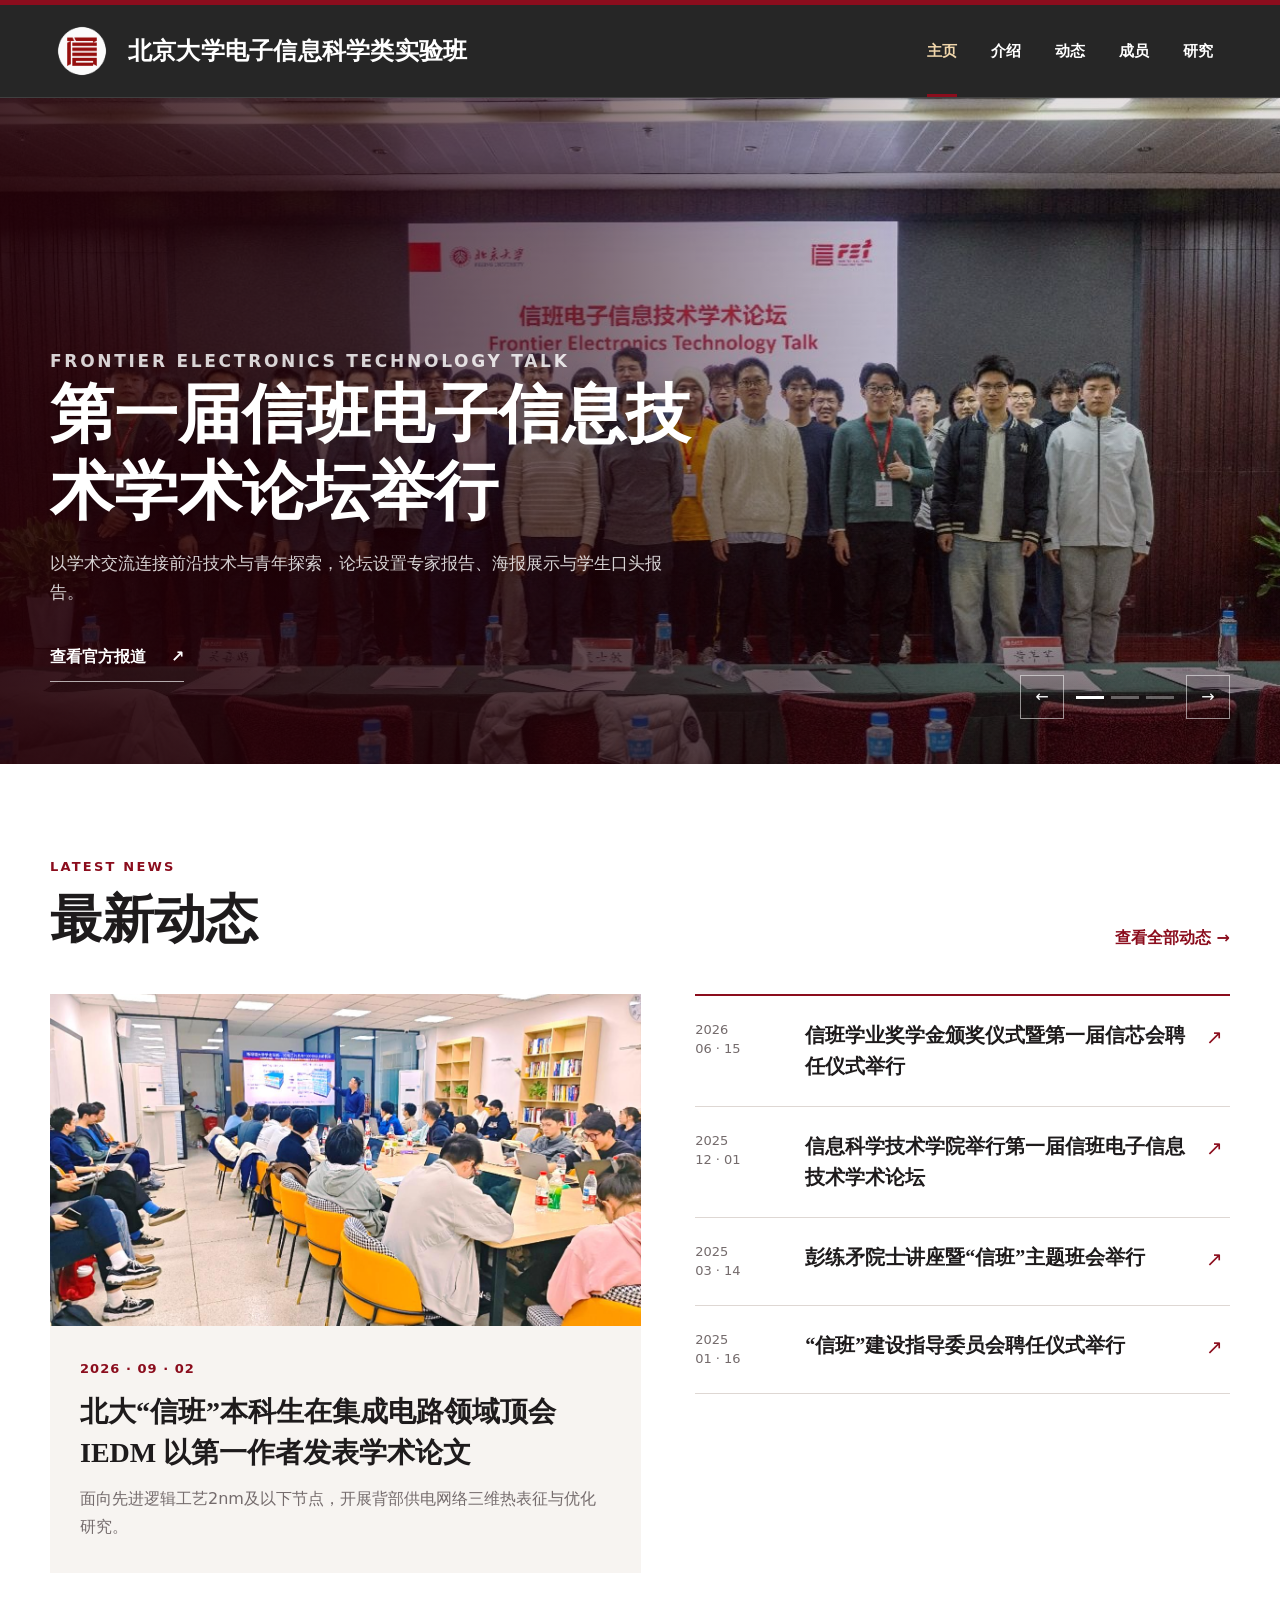
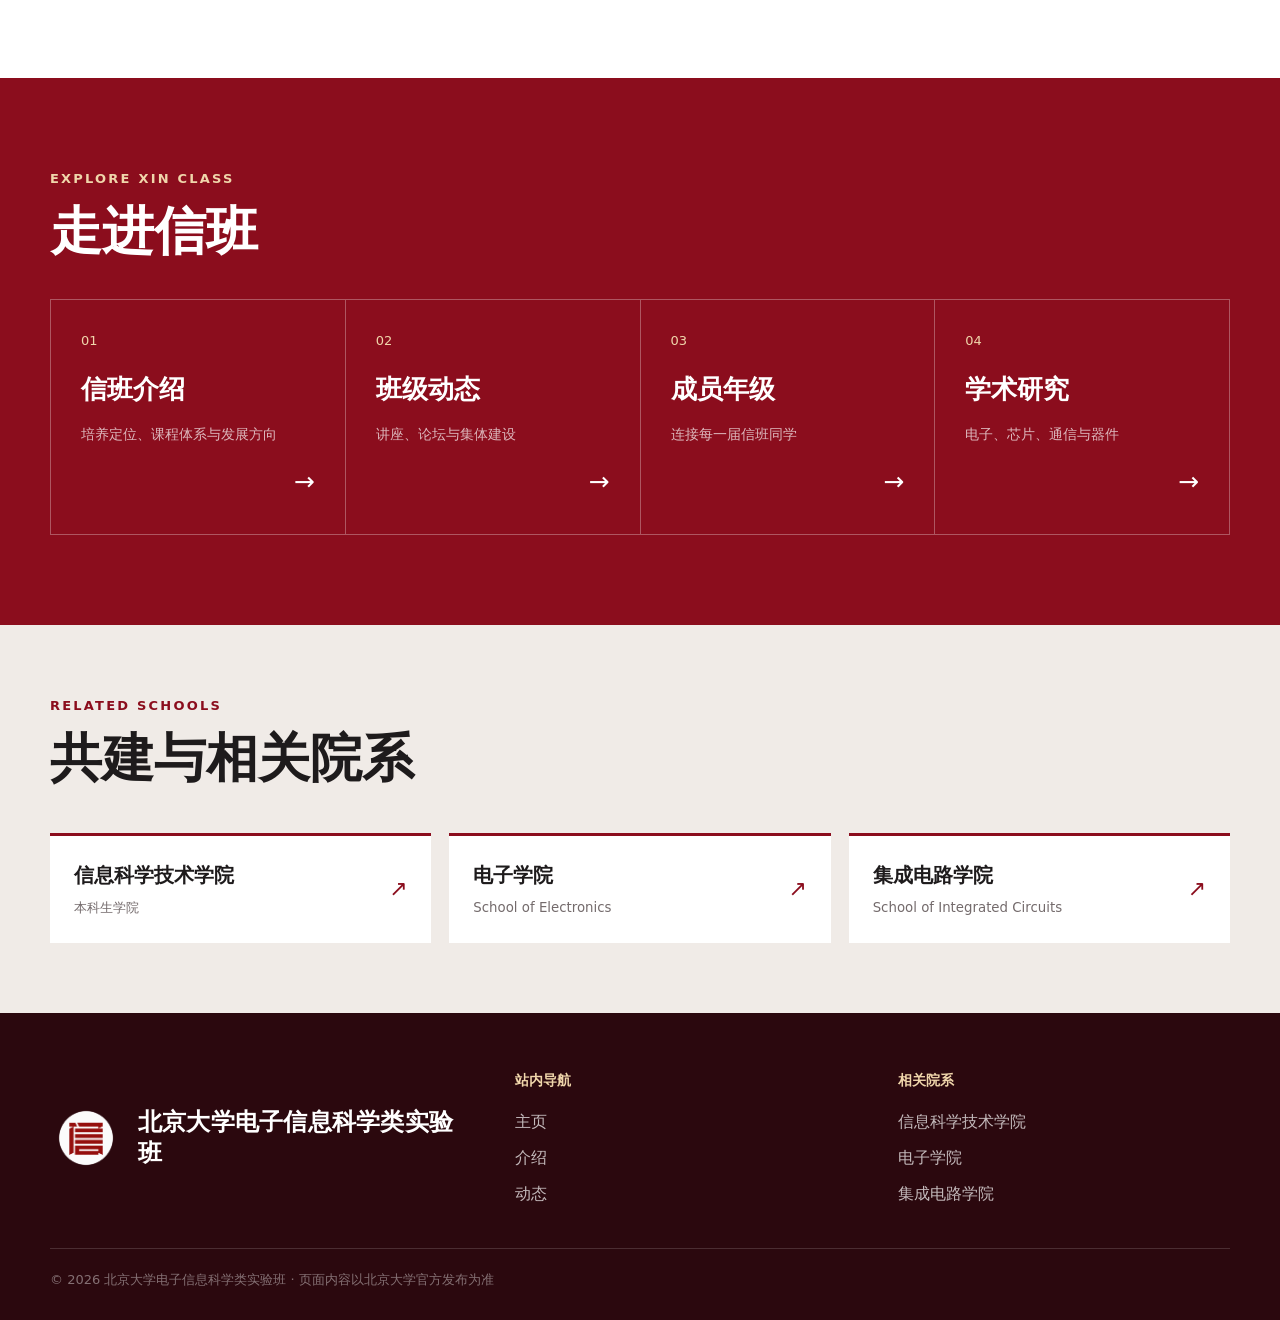
<file: index.html>
<!doctype html>
<html lang="zh-CN">
  <head>
    <meta charset="UTF-8" />
    <meta name="viewport" content="width=device-width,initial-scale=1" />
    <meta
      name="description"
      content="北京大学电子信息科学类实验班（信班）主页"
    />
    <meta name="theme-color" content="#8b0d1d" />
    <title>北京大学信班</title>
    <link rel="icon" type="image/png" href="assets/xin-class-icon.png" />
    <link rel="stylesheet" href="styles.css" />
    <script src="script.js" defer></script>
  </head>
  <body>
    <a class="skip-link" href="#main">跳到正文</a>
    <div class="top-line"></div>
    <header class="site-header">
      <div class="header-inner page-shell">
        <a class="brand" href="index.html"
          ><img
            class="brand-logo"
            src="assets/xin-class-icon.png"
            alt="信班标识"
          /><span class="brand-text"
            ><strong>北京大学电子信息科学类实验班</strong></span
          ></a
        >
        <button
          class="menu-button"
          data-menu-button
          aria-label="打开导航"
          aria-expanded="false"
        >
          <span></span><span></span>
        </button>
        <nav class="site-nav" data-nav aria-label="主导航">
          <a href="index.html" aria-current="page">主页</a
          ><a href="about.html">介绍</a><a href="news.html">动态</a
          ><a href="members.html">成员</a><a href="research.html">研究</a>
        </nav>
      </div>
    </header>
    <main id="main">
      <section class="hero-carousel" aria-label="重点推送">
        <div class="slides">
          <article class="slide active" data-slide>
            <img
              src="assets/xin-forum-2025.jpeg"
              alt="信班电子信息技术学术论坛师生合影"
            />
            <div class="slide-content">
              <p class="slide-kicker">FRONTIER ELECTRONICS TECHNOLOGY TALK</p>
              <h1>第一届信班电子信息技术学术论坛举行</h1>
              <p>
                以学术交流连接前沿技术与青年探索，论坛设置专家报告、海报展示与学生口头报告。
              </p>
              <a
                class="slide-link"
                href="https://eecs.pku.edu.cn/info/1040/8663.htm"
                target="_blank"
                rel="noopener"
                >查看官方报道 <span>↗</span></a
              >
            </div>
          </article>
          <article class="slide" data-slide>
            <img
              src="assets/xin-seminar-2024.jpg"
              alt="2022级信班学生与黄如院士座谈合影"
            />
            <div class="slide-content">
              <p class="slide-kicker">大师引领 · 名师指导</p>
              <h2>与黄如院士面对面：在兴趣中寻找长期方向</h2>
              <p>围绕科研成长、学术选择与电子信息前沿展开深入交流。</p>
              <a
                class="slide-link"
                href="https://eecs.pku.edu.cn/info/1040/6271.htm"
                target="_blank"
                rel="noopener"
                >查看官方报道 <span>↗</span></a
              >
            </div>
          </article>
          <article class="slide" data-slide>
            <img
              src="assets/xin-lecture-2025.png"
              alt="信班主题班会与学术讲座现场"
            />
            <div class="slide-content">
              <p class="slide-kicker">CLASS SEMINAR</p>
              <h2>面向后摩尔时代，走近电子器件与集成电路</h2>
              <p>
                信班持续邀请电子信息领域专家学者走进课堂，拓展同学们的学术视野。
              </p>
              <a
                class="slide-link"
                href="https://eecs.pku.edu.cn/info/1040/6880.htm"
                target="_blank"
                rel="noopener"
                >查看官方报道 <span>↗</span></a
              >
            </div>
          </article>
        </div>
        <div class="carousel-controls">
          <button class="carousel-button" data-prev aria-label="上一条">
            ←
          </button>
          <div class="carousel-dots">
            <button
              class="carousel-dot active"
              data-dot
              aria-label="第1条"
            ></button
            ><button class="carousel-dot" data-dot aria-label="第2条"></button
            ><button class="carousel-dot" data-dot aria-label="第3条"></button>
          </div>
          <button class="carousel-button" data-next aria-label="下一条">
            →
          </button>
        </div>
      </section>
      <section class="home-news">
        <div class="page-shell">
          <div class="section-head reveal">
            <div>
              <p class="section-label">LATEST NEWS</p>
              <h2 class="section-title">最新动态</h2>
            </div>
            <a class="more-link" href="news.html">查看全部动态 →</a>
          </div>
          <div class="news-grid">
            <a
              class="lead-news reveal"
              href="https://eecs.pku.edu.cn/info/1040/12843.htm"
              target="_blank"
              rel="noopener"
              ><img src="assets/xin-lecture-2025.png" alt="信班学术活动现场" />
              <div class="lead-news-copy">
                <time class="news-date">2026 · 09 · 02</time>
                <h3>
                  北大“信班”本科生在集成电路领域顶会 IEDM 以第一作者发表学术论文
                </h3>
                <p>
                  面向先进逻辑工艺2nm及以下节点，开展背部供电网络三维热表征与优化研究。
                </p>
              </div></a
            >
            <div class="news-list reveal">
              <a
                class="news-row"
                href="https://news.pku.edu.cn/xwzh/8081c6cf8b5a42e2b748e0f5f62305c8.htm"
                target="_blank"
                rel="noopener"
                ><time>2026<br />06 · 15</time>
                <h3>信班学业奖学金颁奖仪式暨第一届信芯会聘任仪式举行</h3>
                <span>↗</span></a
              >
              <a
                class="news-row"
                href="https://eecs.pku.edu.cn/info/1040/8663.htm"
                target="_blank"
                rel="noopener"
                ><time>2025<br />12 · 01</time>
                <h3>信息科学技术学院举行第一届信班电子信息技术学术论坛</h3>
                <span>↗</span></a
              >
              <a
                class="news-row"
                href="https://eecs.pku.edu.cn/info/1040/6880.htm"
                target="_blank"
                rel="noopener"
                ><time>2025<br />03 · 14</time>
                <h3>彭练矛院士讲座暨“信班”主题班会举行</h3>
                <span>↗</span></a
              >
              <a
                class="news-row"
                href="https://news.pku.edu.cn/xwzh/62cebf7832a94ac2bdaa749957b1741a.htm"
                target="_blank"
                rel="noopener"
                ><time>2025<br />01 · 16</time>
                <h3>“信班”建设指导委员会聘任仪式举行</h3>
                <span>↗</span></a
              >
            </div>
          </div>
        </div>
      </section>
      <section class="quick-section">
        <div class="page-shell">
          <div class="section-head reveal">
            <div>
              <p class="section-label">EXPLORE XIN CLASS</p>
              <h2 class="section-title">走进信班</h2>
            </div>
          </div>
          <div class="quick-grid">
            <a class="quick-card reveal" href="about.html"
              ><span class="quick-no">01</span>
              <div>
                <h3>信班介绍</h3>
                <p>培养定位、课程体系与发展方向</p>
              </div>
              <span class="quick-arrow">→</span></a
            >
            <a class="quick-card reveal" href="news.html"
              ><span class="quick-no">02</span>
              <div>
                <h3>班级动态</h3>
                <p>讲座、论坛与集体建设</p>
              </div>
              <span class="quick-arrow">→</span></a
            >
            <a class="quick-card reveal" href="members.html"
              ><span class="quick-no">03</span>
              <div>
                <h3>成员年级</h3>
                <p>连接每一届信班同学</p>
              </div>
              <span class="quick-arrow">→</span></a
            >
            <a class="quick-card reveal" href="research.html"
              ><span class="quick-no">04</span>
              <div>
                <h3>学术研究</h3>
                <p>电子、芯片、通信与器件</p>
              </div>
              <span class="quick-arrow">→</span></a
            >
          </div>
        </div>
      </section>
      <section class="partners">
        <div class="page-shell">
          <div class="section-head reveal">
            <div>
              <p class="section-label">RELATED SCHOOLS</p>
              <h2 class="section-title">共建与相关院系</h2>
            </div>
          </div>
          <div class="partner-grid">
            <a
              class="partner reveal"
              href="https://eecs.pku.edu.cn/"
              target="_blank"
              rel="noopener"
              ><div>
                <strong>信息科学技术学院</strong><small>本科生学院</small>
              </div>
              <span>↗</span></a
            >
            <a
              class="partner reveal"
              href="https://ele.pku.edu.cn/"
              target="_blank"
              rel="noopener"
              ><div>
                <strong>电子学院</strong><small>School of Electronics</small>
              </div>
              <span>↗</span></a
            >
            <a
              class="partner reveal"
              href="https://ic.pku.edu.cn/"
              target="_blank"
              rel="noopener"
              ><div>
                <strong>集成电路学院</strong
                ><small>School of Integrated Circuits</small>
              </div>
              <span>↗</span></a
            >
          </div>
        </div>
      </section>
    </main>
    <footer class="site-footer">
      <div class="page-shell">
        <div class="footer-top">
          <div class="footer-brand">
            <img
              class="brand-logo"
              src="assets/xin-class-icon.png"
              alt="信班标识"
            /><span class="brand-text"
              ><strong>北京大学电子信息科学类实验班</strong></span
            >
          </div>
          <div class="footer-column">
            <h3>站内导航</h3>
            <a href="index.html">主页</a><a href="about.html">介绍</a
            ><a href="news.html">动态</a>
          </div>
          <div class="footer-column">
            <h3>相关院系</h3>
            <a href="https://eecs.pku.edu.cn/">信息科学技术学院</a
            ><a href="https://ele.pku.edu.cn/">电子学院</a
            ><a href="https://ic.pku.edu.cn/">集成电路学院</a>
          </div>
        </div>
        <p class="copyright">
          © <span data-year></span> 北京大学电子信息科学类实验班 ·
          页面内容以北京大学官方发布为准
        </p>
      </div>
    </footer>
  </body>
</html>
</file>
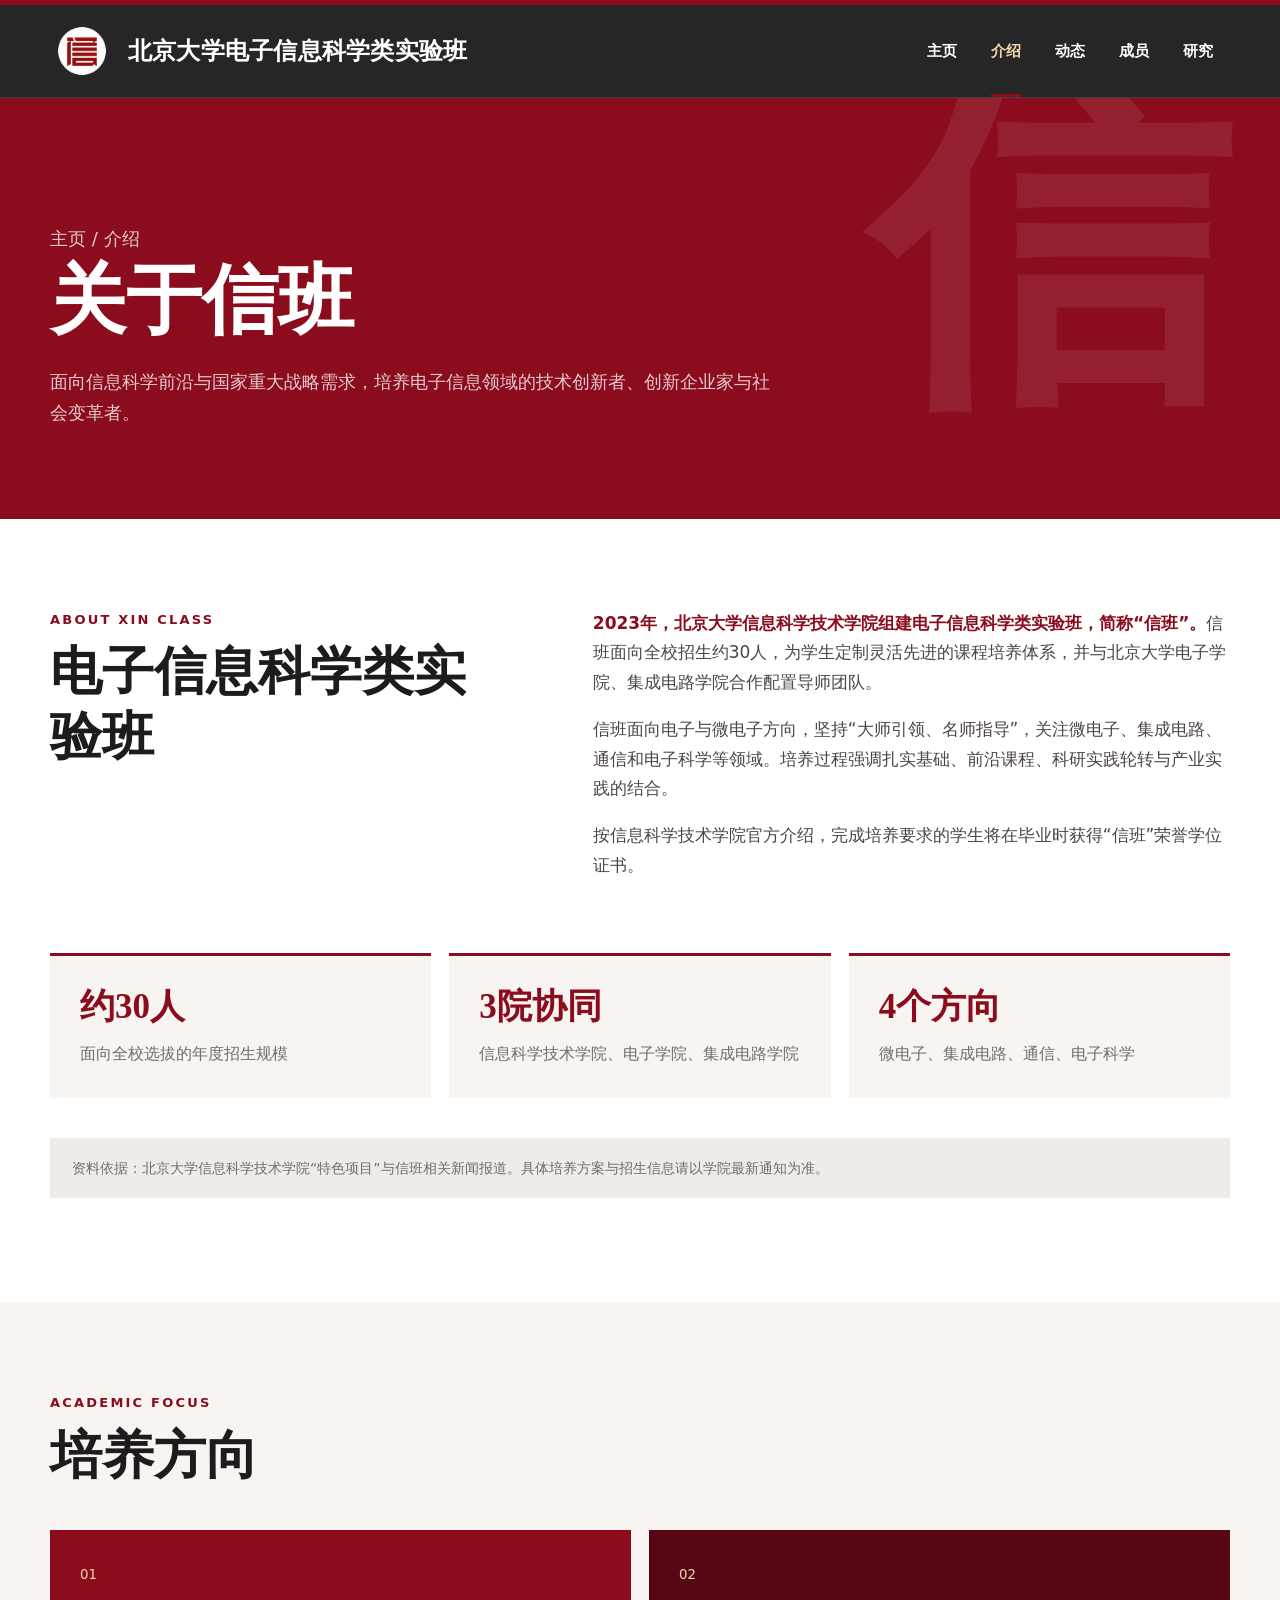
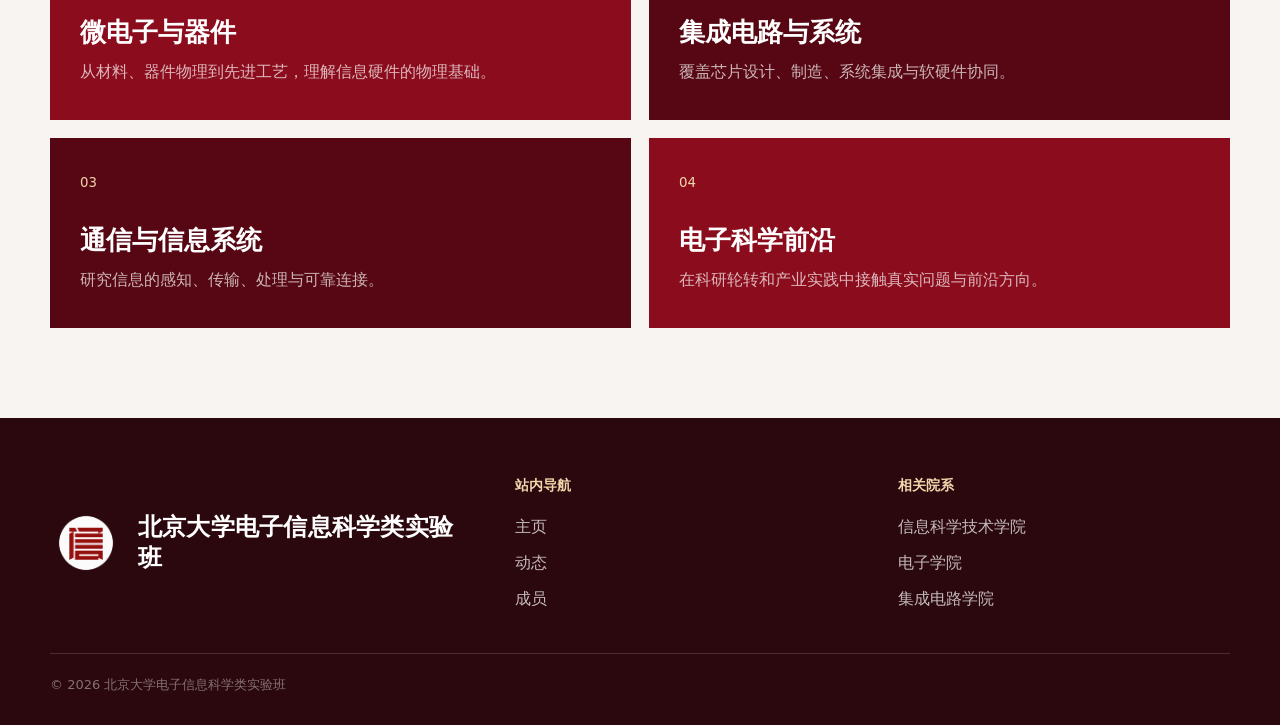
<file: about.html>
<!doctype html>
<html lang="zh-CN">
  <head>
    <meta charset="UTF-8" />
    <meta name="viewport" content="width=device-width,initial-scale=1" />
    <meta name="description" content="北京大学信班介绍" />
    <meta name="theme-color" content="#1f1f1f" />
    <title>信班介绍｜北京大学信班</title>
    <link rel="icon" href="assets/xin-class-icon.png" />
    <link rel="stylesheet" href="styles.css" />
    <script src="script.js" defer></script>
  </head>
  <body>
    <a class="skip-link" href="#main">跳到正文</a>
    <div class="top-line"></div>
    <header class="site-header">
      <div class="header-inner page-shell">
        <a class="brand" href="index.html"
          ><img
            class="brand-logo"
            src="assets/xin-class-icon.png"
            alt="信班标识"
          /><span class="brand-text"
            ><strong>北京大学电子信息科学类实验班</strong></span
          ></a
        ><button
          class="menu-button"
          data-menu-button
          aria-label="打开导航"
          aria-expanded="false"
        >
          <span></span><span></span>
        </button>
        <nav class="site-nav" data-nav>
          <a href="index.html">主页</a
          ><a href="about.html" aria-current="page">介绍</a
          ><a href="news.html">动态</a><a href="members.html">成员</a
          ><a href="research.html">研究</a>
        </nav>
      </div>
    </header>
    <main id="main">
      <section class="page-hero">
        <div class="page-shell">
          <p class="breadcrumb"><a href="index.html">主页</a> / 介绍</p>
          <h1>关于信班</h1>
          <p>
            面向信息科学前沿与国家重大战略需求，培养电子信息领域的技术创新者、创新企业家与社会变革者。
          </p>
        </div>
      </section>
      <section class="content-section white">
        <div class="page-shell">
          <div class="two-col">
            <div class="reveal">
              <p class="section-label">ABOUT XIN CLASS</p>
              <h2 class="section-title">电子信息科学类实验班</h2>
            </div>
            <div class="prose reveal">
              <p>
                <strong
                  >2023年，北京大学信息科学技术学院组建电子信息科学类实验班，简称“信班”。</strong
                >信班面向全校招生约30人，为学生定制灵活先进的课程培养体系，并与北京大学电子学院、集成电路学院合作配置导师团队。
              </p>
              <p>
                信班面向电子与微电子方向，坚持“大师引领、名师指导”，关注微电子、集成电路、通信和电子科学等领域。培养过程强调扎实基础、前沿课程、科研实践轮转与产业实践的结合。
              </p>
              <p>
                按信息科学技术学院官方介绍，完成培养要求的学生将在毕业时获得“信班”荣誉学位证书。
              </p>
            </div>
          </div>
          <div class="fact-grid">
            <div class="fact reveal">
              <strong>约30人</strong><span>面向全校选拔的年度招生规模</span>
            </div>
            <div class="fact reveal">
              <strong>3院协同</strong
              ><span>信息科学技术学院、电子学院、集成电路学院</span>
            </div>
            <div class="fact reveal">
              <strong>4个方向</strong
              ><span>微电子、集成电路、通信、电子科学</span>
            </div>
          </div>
          <p class="source-note">
            资料依据：北京大学信息科学技术学院“特色项目”与信班相关新闻报道。具体培养方案与招生信息请以学院最新通知为准。
          </p>
        </div>
      </section>
      <section class="content-section">
        <div class="page-shell">
          <div class="section-head">
            <div>
              <p class="section-label">ACADEMIC FOCUS</p>
              <h2 class="section-title">培养方向</h2>
            </div>
          </div>
          <div class="focus-grid">
            <div class="focus-card reveal">
              <small>01</small>
              <h3>微电子与器件</h3>
              <p>从材料、器件物理到先进工艺，理解信息硬件的物理基础。</p>
            </div>
            <div class="focus-card reveal">
              <small>02</small>
              <h3>集成电路与系统</h3>
              <p>覆盖芯片设计、制造、系统集成与软硬件协同。</p>
            </div>
            <div class="focus-card reveal">
              <small>03</small>
              <h3>通信与信息系统</h3>
              <p>研究信息的感知、传输、处理与可靠连接。</p>
            </div>
            <div class="focus-card reveal">
              <small>04</small>
              <h3>电子科学前沿</h3>
              <p>在科研轮转和产业实践中接触真实问题与前沿方向。</p>
            </div>
          </div>
        </div>
      </section>
    </main>
    <footer class="site-footer">
      <div class="page-shell">
        <div class="footer-top">
          <div class="footer-brand">
            <img
              class="brand-logo"
              src="assets/xin-class-icon.png"
              alt="信班标识"
            /><span class="brand-text"
              ><strong>北京大学电子信息科学类实验班</strong></span
            >
          </div>
          <div class="footer-column">
            <h3>站内导航</h3>
            <a href="index.html">主页</a><a href="news.html">动态</a
            ><a href="members.html">成员</a>
          </div>
          <div class="footer-column">
            <h3>相关院系</h3>
            <a href="https://eecs.pku.edu.cn/">信息科学技术学院</a
            ><a href="https://ele.pku.edu.cn/">电子学院</a
            ><a href="https://ic.pku.edu.cn/">集成电路学院</a>
          </div>
        </div>
        <p class="copyright">
          © <span data-year></span> 北京大学电子信息科学类实验班
        </p>
      </div>
    </footer>
  </body>
</html>
</file>
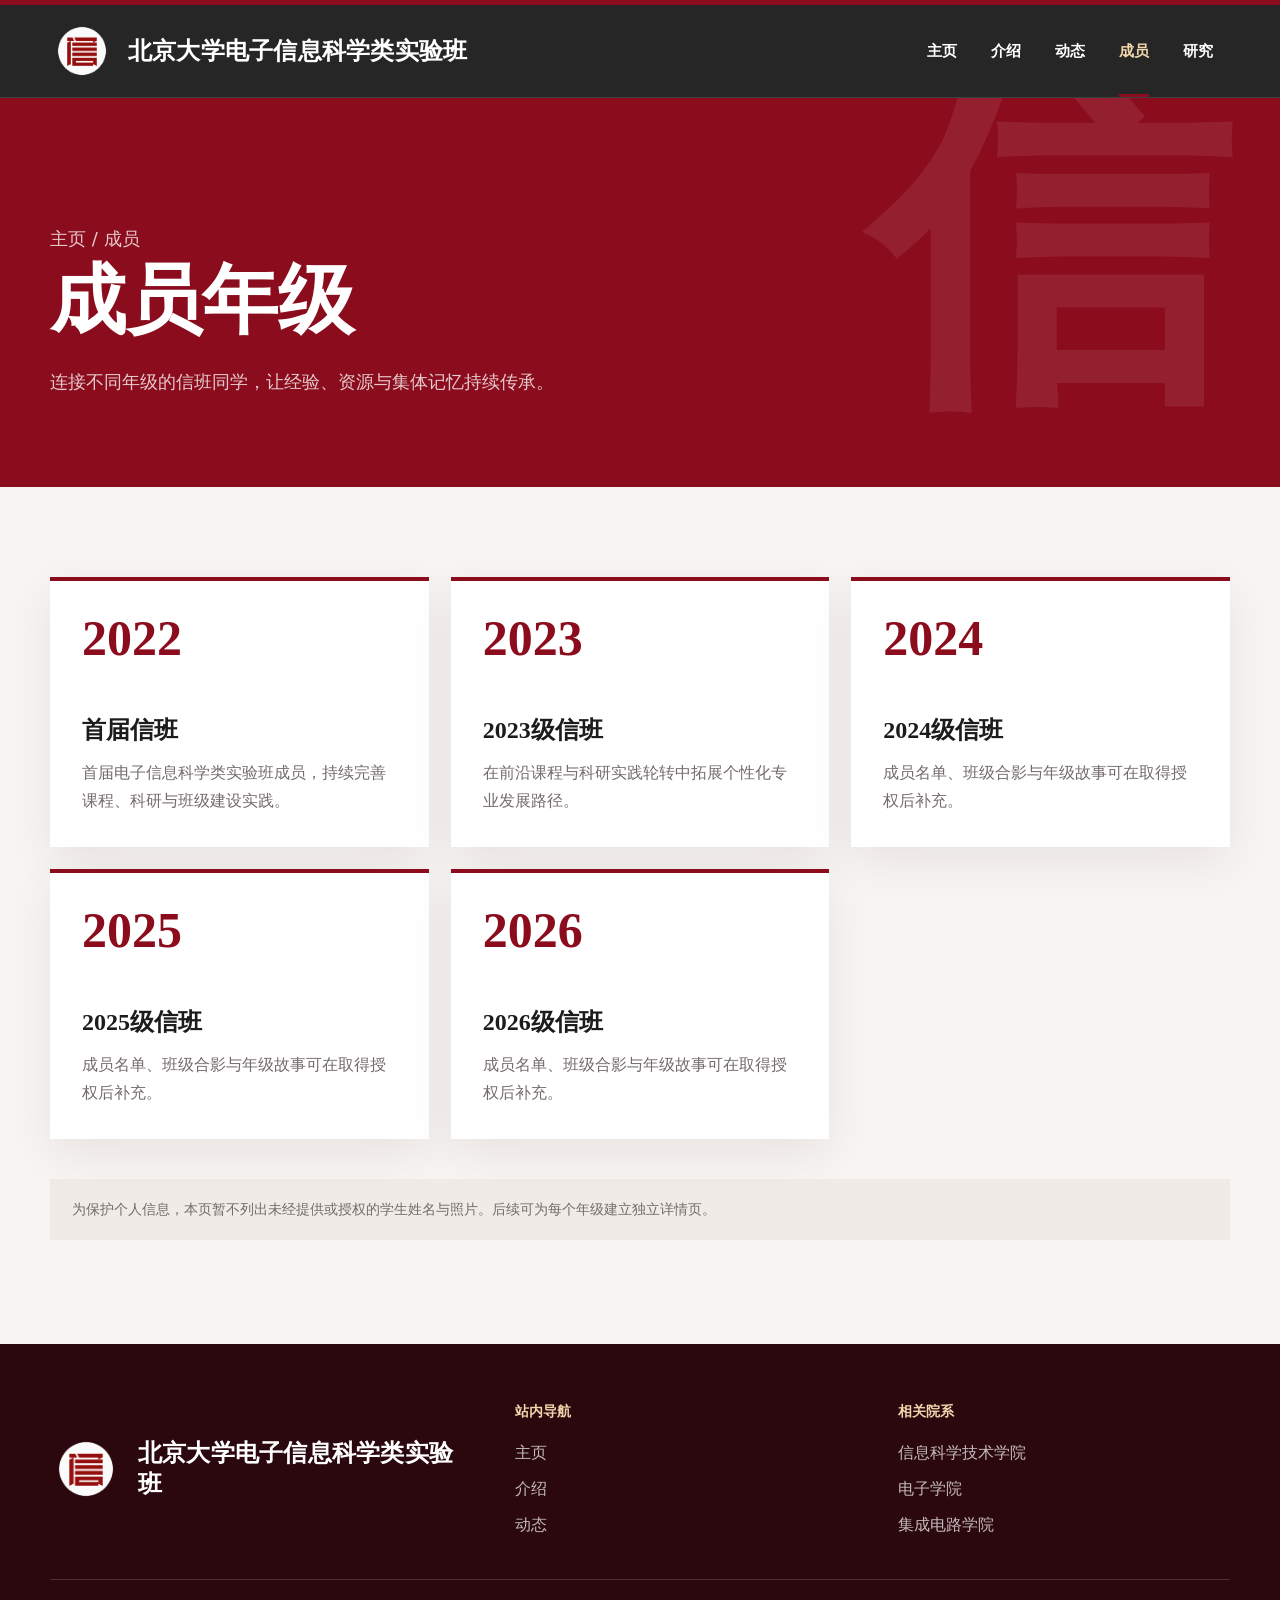
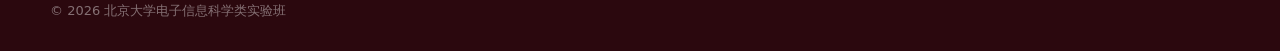
<file: members.html>
<!doctype html>
<html lang="zh-CN">
  <head>
    <meta charset="UTF-8" />
    <meta name="viewport" content="width=device-width,initial-scale=1" />
    <meta name="description" content="北京大学信班成员年级" />
    <meta name="theme-color" content="#1f1f1f" />
    <title>成员年级｜北京大学信班</title>
    <link rel="icon" href="assets/xin-class-icon.png" />
    <link rel="stylesheet" href="styles.css" />
    <script src="script.js" defer></script>
  </head>
  <body>
    <a class="skip-link" href="#main">跳到正文</a>
    <div class="top-line"></div>
    <header class="site-header">
      <div class="header-inner page-shell">
        <a class="brand" href="index.html"
          ><img
            class="brand-logo"
            src="assets/xin-class-icon.png"
            alt="信班标识"
          /><span class="brand-text"
            ><strong>北京大学电子信息科学类实验班</strong></span
          ></a
        ><button
          class="menu-button"
          data-menu-button
          aria-label="打开导航"
          aria-expanded="false"
        >
          <span></span><span></span>
        </button>
        <nav class="site-nav" data-nav>
          <a href="index.html">主页</a><a href="about.html">介绍</a
          ><a href="news.html">动态</a
          ><a href="members.html" aria-current="page">成员</a
          ><a href="research.html">研究</a>
        </nav>
      </div>
    </header>
    <main id="main">
      <section class="page-hero">
        <div class="page-shell">
          <p class="breadcrumb"><a href="index.html">主页</a> / 成员</p>
          <h1>成员年级</h1>
          <p>连接不同年级的信班同学，让经验、资源与集体记忆持续传承。</p>
        </div>
      </section>
      <section class="content-section">
        <div class="page-shell">
          <div class="cohort-grid">
            <article class="cohort-card reveal">
              <span class="year">2022</span>
              <div>
                <h2>首届信班</h2>
                <p>
                  首届电子信息科学类实验班成员，持续完善课程、科研与班级建设实践。
                </p>
              </div>
            </article>
            <article class="cohort-card reveal">
              <span class="year">2023</span>
              <div>
                <h2>2023级信班</h2>
                <p>在前沿课程与科研实践轮转中拓展个性化专业发展路径。</p>
              </div>
            </article>
            <article class="cohort-card reveal">
              <span class="year">2024</span>
              <div>
                <h2>2024级信班</h2>
                <p>成员名单、班级合影与年级故事可在取得授权后补充。</p>
              </div>
            </article>
            <article class="cohort-card reveal">
              <span class="year">2025</span>
              <div>
                <h2>2025级信班</h2>
                <p>成员名单、班级合影与年级故事可在取得授权后补充。</p>
              </div>
            </article>
            <article class="cohort-card reveal">
              <span class="year">2026</span>
              <div>
                <h2>2026级信班</h2>
                <p>成员名单、班级合影与年级故事可在取得授权后补充。</p>
              </div>
            </article>
          </div>
          <p class="source-note">
            为保护个人信息，本页暂不列出未经提供或授权的学生姓名与照片。后续可为每个年级建立独立详情页。
          </p>
        </div>
      </section>
    </main>
    <footer class="site-footer">
      <div class="page-shell">
        <div class="footer-top">
          <div class="footer-brand">
            <img
              class="brand-logo"
              src="assets/xin-class-icon.png"
              alt="信班标识"
            /><span class="brand-text"
              ><strong>北京大学电子信息科学类实验班</strong></span
            >
          </div>
          <div class="footer-column">
            <h3>站内导航</h3>
            <a href="index.html">主页</a><a href="about.html">介绍</a
            ><a href="news.html">动态</a>
          </div>
          <div class="footer-column">
            <h3>相关院系</h3>
            <a href="https://eecs.pku.edu.cn/">信息科学技术学院</a
            ><a href="https://ele.pku.edu.cn/">电子学院</a
            ><a href="https://ic.pku.edu.cn/">集成电路学院</a>
          </div>
        </div>
        <p class="copyright">
          © <span data-year></span> 北京大学电子信息科学类实验班
        </p>
      </div>
    </footer>
  </body>
</html>
</file>
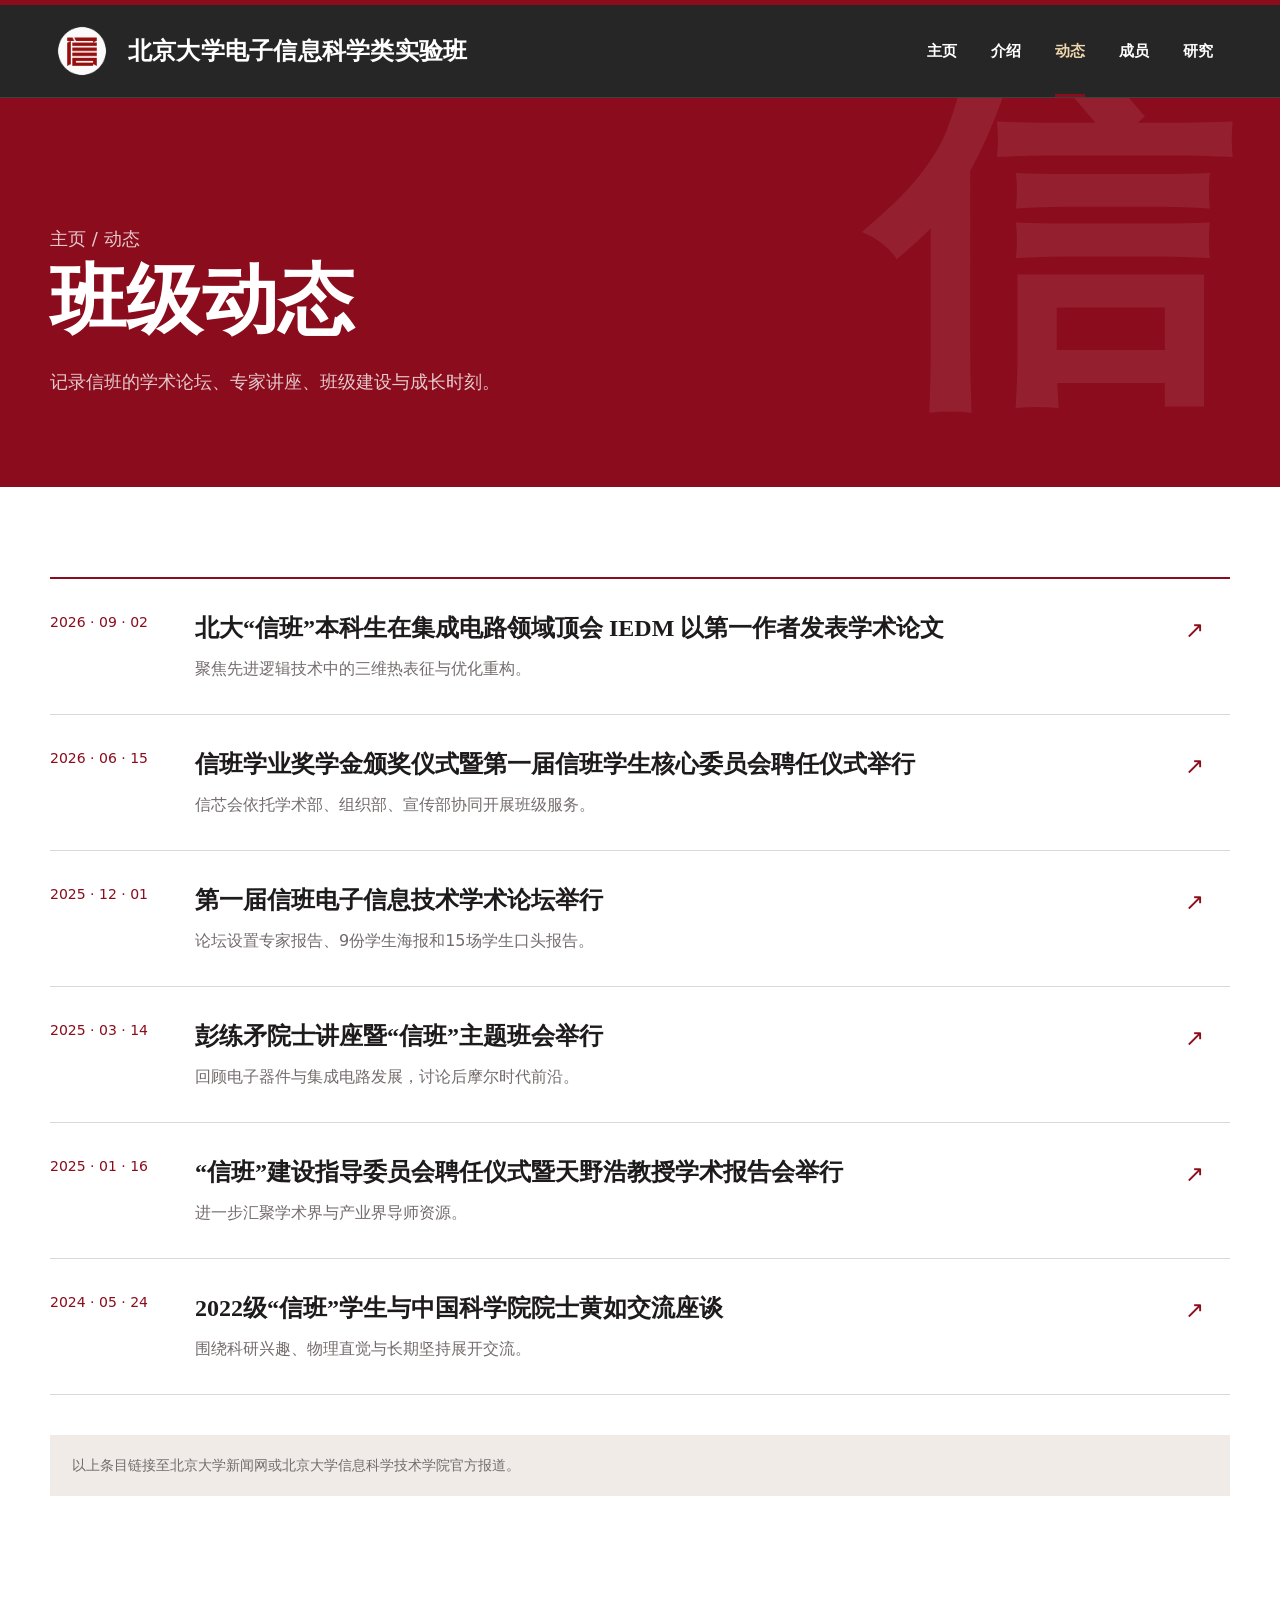
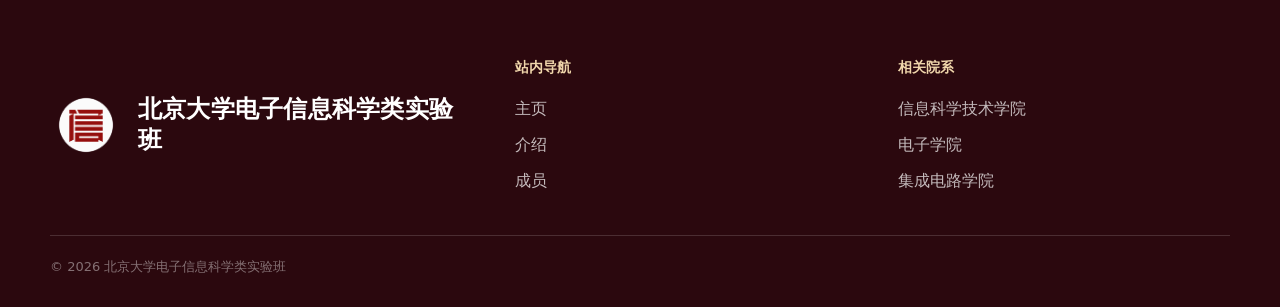
<file: news.html>
<!doctype html>
<html lang="zh-CN">
  <head>
    <meta charset="UTF-8" />
    <meta name="viewport" content="width=device-width,initial-scale=1" />
    <meta name="description" content="北京大学信班动态" />
    <meta name="theme-color" content="#1f1f1f" />
    <title>班级动态｜北京大学信班</title>
    <link rel="icon" href="assets/xin-class-icon.png" />
    <link rel="stylesheet" href="styles.css" />
    <script src="script.js" defer></script>
  </head>
  <body>
    <a class="skip-link" href="#main">跳到正文</a>
    <div class="top-line"></div>
    <header class="site-header">
      <div class="header-inner page-shell">
        <a class="brand" href="index.html"
          ><img
            class="brand-logo"
            src="assets/xin-class-icon.png"
            alt="信班标识"
          /><span class="brand-text"
            ><strong>北京大学电子信息科学类实验班</strong></span
          ></a
        ><button
          class="menu-button"
          data-menu-button
          aria-label="打开导航"
          aria-expanded="false"
        >
          <span></span><span></span>
        </button>
        <nav class="site-nav" data-nav>
          <a href="index.html">主页</a><a href="about.html">介绍</a
          ><a href="news.html" aria-current="page">动态</a
          ><a href="members.html">成员</a><a href="research.html">研究</a>
        </nav>
      </div>
    </header>
    <main id="main">
      <section class="page-hero">
        <div class="page-shell">
          <p class="breadcrumb"><a href="index.html">主页</a> / 动态</p>
          <h1>班级动态</h1>
          <p>记录信班的学术论坛、专家讲座、班级建设与成长时刻。</p>
        </div>
      </section>
      <section class="content-section white">
        <div class="page-shell">
          <div class="archive-list">
            <a
              class="archive-item reveal"
              href="https://eecs.pku.edu.cn/info/1040/12843.htm"
              target="_blank"
              rel="noopener"
              ><time>2026 · 09 · 02</time>
              <div>
                <h2>
                  北大“信班”本科生在集成电路领域顶会 IEDM 以第一作者发表学术论文
                </h2>
                <p>聚焦先进逻辑技术中的三维热表征与优化重构。</p>
              </div>
              <span class="archive-arrow">↗</span></a
            >
            <a
              class="archive-item reveal"
              href="https://news.pku.edu.cn/xwzh/8081c6cf8b5a42e2b748e0f5f62305c8.htm"
              target="_blank"
              rel="noopener"
              ><time>2026 · 06 · 15</time>
              <div>
                <h2>
                  信班学业奖学金颁奖仪式暨第一届信班学生核心委员会聘任仪式举行
                </h2>
                <p>信芯会依托学术部、组织部、宣传部协同开展班级服务。</p>
              </div>
              <span class="archive-arrow">↗</span></a
            >
            <a
              class="archive-item reveal"
              href="https://eecs.pku.edu.cn/info/1040/8663.htm"
              target="_blank"
              rel="noopener"
              ><time>2025 · 12 · 01</time>
              <div>
                <h2>第一届信班电子信息技术学术论坛举行</h2>
                <p>论坛设置专家报告、9份学生海报和15场学生口头报告。</p>
              </div>
              <span class="archive-arrow">↗</span></a
            >
            <a
              class="archive-item reveal"
              href="https://eecs.pku.edu.cn/info/1040/6880.htm"
              target="_blank"
              rel="noopener"
              ><time>2025 · 03 · 14</time>
              <div>
                <h2>彭练矛院士讲座暨“信班”主题班会举行</h2>
                <p>回顾电子器件与集成电路发展，讨论后摩尔时代前沿。</p>
              </div>
              <span class="archive-arrow">↗</span></a
            >
            <a
              class="archive-item reveal"
              href="https://news.pku.edu.cn/xwzh/62cebf7832a94ac2bdaa749957b1741a.htm"
              target="_blank"
              rel="noopener"
              ><time>2025 · 01 · 16</time>
              <div>
                <h2>“信班”建设指导委员会聘任仪式暨天野浩教授学术报告会举行</h2>
                <p>进一步汇聚学术界与产业界导师资源。</p>
              </div>
              <span class="archive-arrow">↗</span></a
            >
            <a
              class="archive-item reveal"
              href="https://eecs.pku.edu.cn/info/1040/6271.htm"
              target="_blank"
              rel="noopener"
              ><time>2024 · 05 · 24</time>
              <div>
                <h2>2022级“信班”学生与中国科学院院士黄如交流座谈</h2>
                <p>围绕科研兴趣、物理直觉与长期坚持展开交流。</p>
              </div>
              <span class="archive-arrow">↗</span></a
            >
          </div>
          <p class="source-note">
            以上条目链接至北京大学新闻网或北京大学信息科学技术学院官方报道。
          </p>
        </div>
      </section>
    </main>
    <footer class="site-footer">
      <div class="page-shell">
        <div class="footer-top">
          <div class="footer-brand">
            <img
              class="brand-logo"
              src="assets/xin-class-icon.png"
              alt="信班标识"
            /><span class="brand-text"
              ><strong>北京大学电子信息科学类实验班</strong></span
            >
          </div>
          <div class="footer-column">
            <h3>站内导航</h3>
            <a href="index.html">主页</a><a href="about.html">介绍</a
            ><a href="members.html">成员</a>
          </div>
          <div class="footer-column">
            <h3>相关院系</h3>
            <a href="https://eecs.pku.edu.cn/">信息科学技术学院</a
            ><a href="https://ele.pku.edu.cn/">电子学院</a
            ><a href="https://ic.pku.edu.cn/">集成电路学院</a>
          </div>
        </div>
        <p class="copyright">
          © <span data-year></span> 北京大学电子信息科学类实验班
        </p>
      </div>
    </footer>
  </body>
</html>
</file>
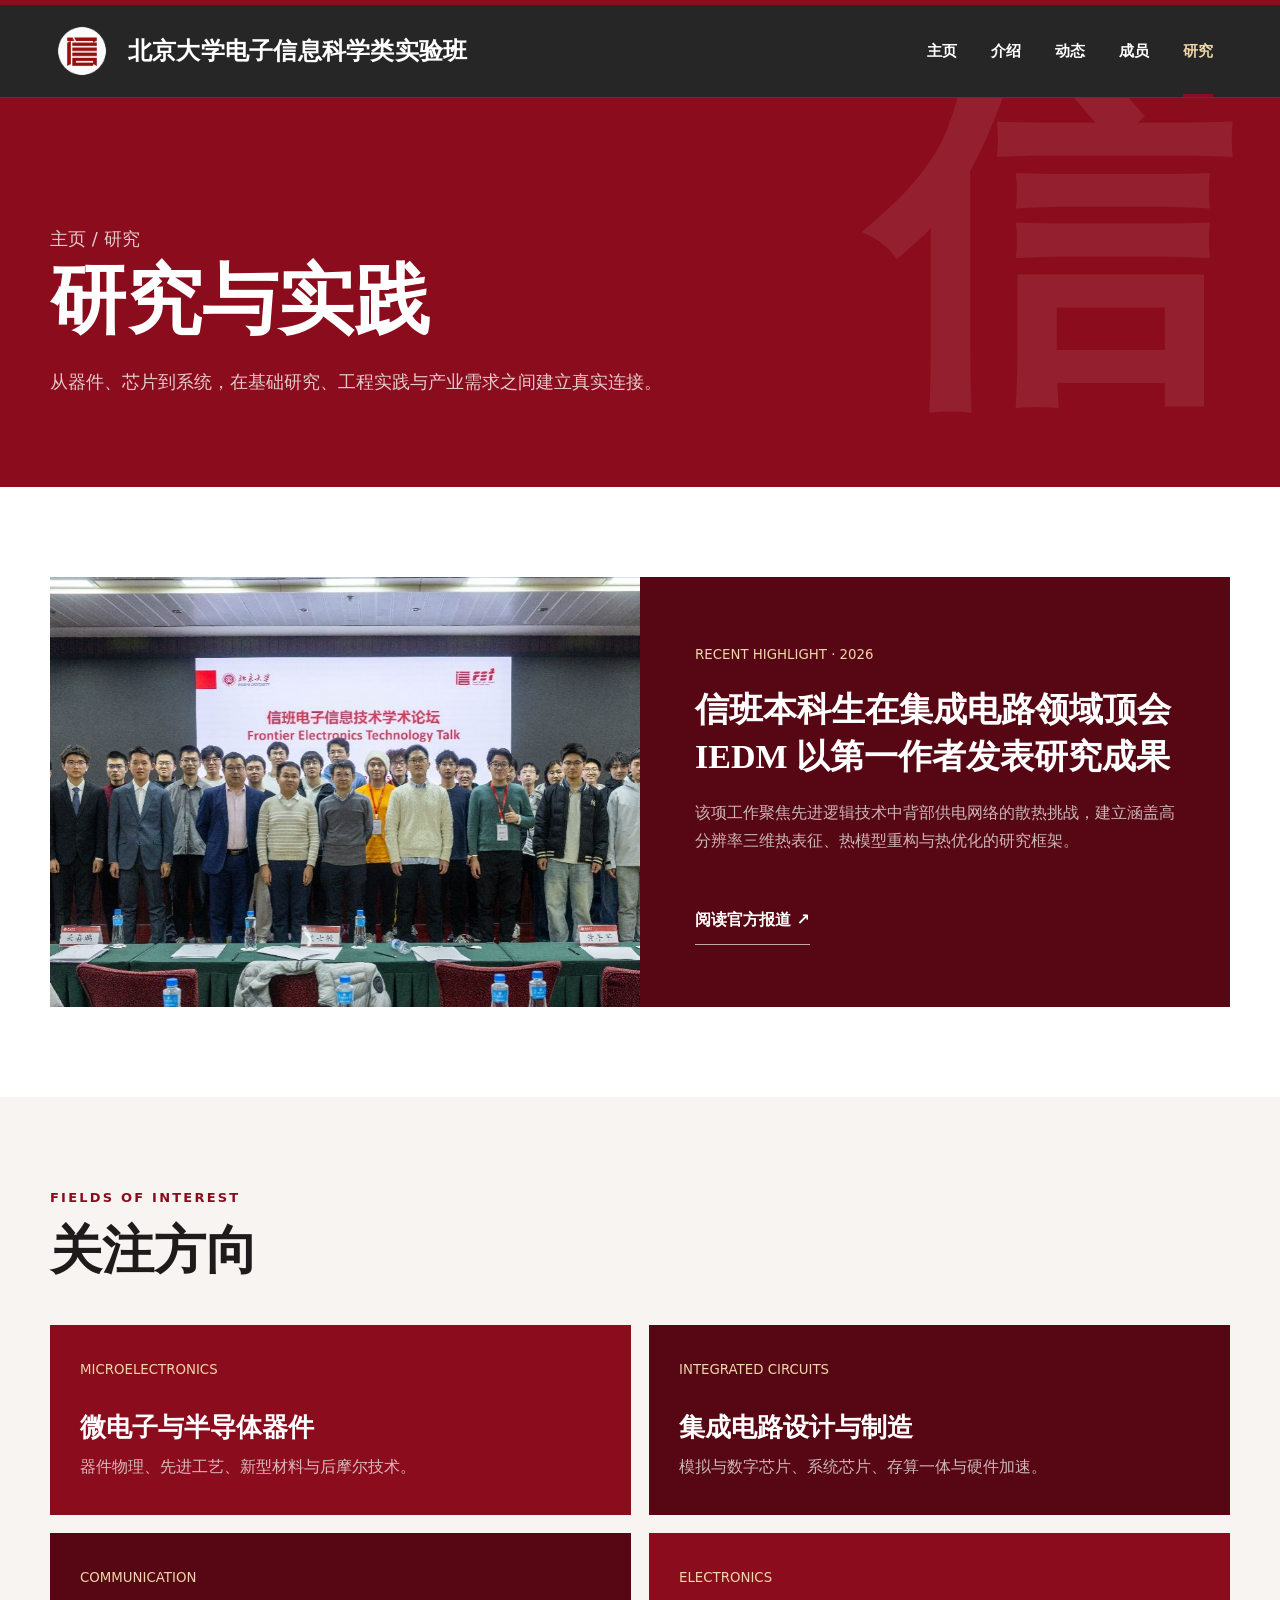
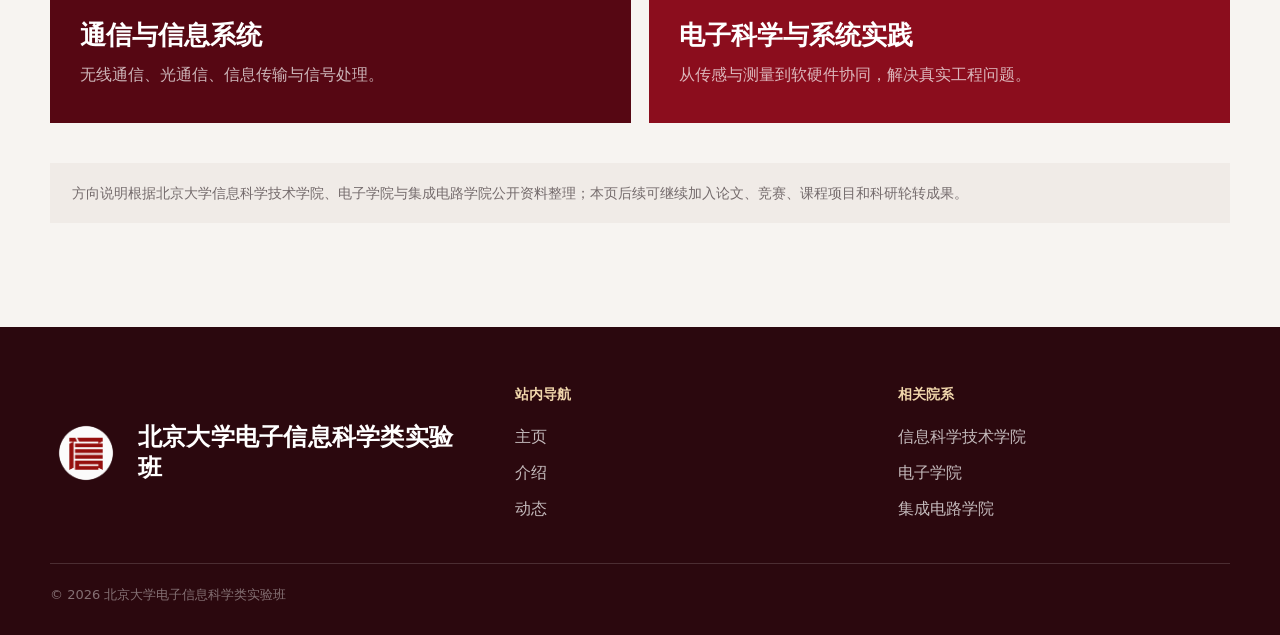
<file: research.html>
<!doctype html>
<html lang="zh-CN">
  <head>
    <meta charset="UTF-8" />
    <meta name="viewport" content="width=device-width,initial-scale=1" />
    <meta name="description" content="北京大学信班研究与实践" />
    <meta name="theme-color" content="#1f1f1f" />
    <title>学术研究｜北京大学信班</title>
    <link rel="icon" href="assets/xin-class-icon.png" />
    <link rel="stylesheet" href="styles.css" />
    <script src="script.js" defer></script>
  </head>
  <body>
    <a class="skip-link" href="#main">跳到正文</a>
    <div class="top-line"></div>
    <header class="site-header">
      <div class="header-inner page-shell">
        <a class="brand" href="index.html"
          ><img
            class="brand-logo"
            src="assets/xin-class-icon.png"
            alt="信班标识"
          /><span class="brand-text"
            ><strong>北京大学电子信息科学类实验班</strong></span
          ></a
        ><button
          class="menu-button"
          data-menu-button
          aria-label="打开导航"
          aria-expanded="false"
        >
          <span></span><span></span>
        </button>
        <nav class="site-nav" data-nav>
          <a href="index.html">主页</a><a href="about.html">介绍</a
          ><a href="news.html">动态</a><a href="members.html">成员</a
          ><a href="research.html" aria-current="page">研究</a>
        </nav>
      </div>
    </header>
    <main id="main">
      <section class="page-hero">
        <div class="page-shell">
          <p class="breadcrumb"><a href="index.html">主页</a> / 研究</p>
          <h1>研究与实践</h1>
          <p>
            从器件、芯片到系统，在基础研究、工程实践与产业需求之间建立真实连接。
          </p>
        </div>
      </section>
      <section class="content-section white">
        <div class="page-shell">
          <article class="research-feature reveal">
            <img
              src="assets/xin-forum-2025.jpeg"
              alt="信班电子信息技术学术论坛合影"
            />
            <div class="research-feature-copy">
              <small>RECENT HIGHLIGHT · 2026</small>
              <h2>信班本科生在集成电路领域顶会 IEDM 以第一作者发表研究成果</h2>
              <p>
                该项工作聚焦先进逻辑技术中背部供电网络的散热挑战，建立涵盖高分辨率三维热表征、热模型重构与热优化的研究框架。
              </p>
              <a
                class="slide-link"
                href="https://eecs.pku.edu.cn/info/1040/12843.htm"
                target="_blank"
                rel="noopener"
                >阅读官方报道 ↗</a
              >
            </div>
          </article>
        </div>
      </section>
      <section class="content-section">
        <div class="page-shell">
          <div class="section-head">
            <div>
              <p class="section-label">FIELDS OF INTEREST</p>
              <h2 class="section-title">关注方向</h2>
            </div>
          </div>
          <div class="focus-grid">
            <div class="focus-card reveal">
              <small>MICROELECTRONICS</small>
              <h3>微电子与半导体器件</h3>
              <p>器件物理、先进工艺、新型材料与后摩尔技术。</p>
            </div>
            <div class="focus-card reveal">
              <small>INTEGRATED CIRCUITS</small>
              <h3>集成电路设计与制造</h3>
              <p>模拟与数字芯片、系统芯片、存算一体与硬件加速。</p>
            </div>
            <div class="focus-card reveal">
              <small>COMMUNICATION</small>
              <h3>通信与信息系统</h3>
              <p>无线通信、光通信、信息传输与信号处理。</p>
            </div>
            <div class="focus-card reveal">
              <small>ELECTRONICS</small>
              <h3>电子科学与系统实践</h3>
              <p>从传感与测量到软硬件协同，解决真实工程问题。</p>
            </div>
          </div>
          <p class="source-note">
            方向说明根据北京大学信息科学技术学院、电子学院与集成电路学院公开资料整理；本页后续可继续加入论文、竞赛、课程项目和科研轮转成果。
          </p>
        </div>
      </section>
    </main>
    <footer class="site-footer">
      <div class="page-shell">
        <div class="footer-top">
          <div class="footer-brand">
            <img
              class="brand-logo"
              src="assets/xin-class-icon.png"
              alt="信班标识"
            /><span class="brand-text"
              ><strong>北京大学电子信息科学类实验班</strong></span
            >
          </div>
          <div class="footer-column">
            <h3>站内导航</h3>
            <a href="index.html">主页</a><a href="about.html">介绍</a
            ><a href="news.html">动态</a>
          </div>
          <div class="footer-column">
            <h3>相关院系</h3>
            <a href="https://eecs.pku.edu.cn/">信息科学技术学院</a
            ><a href="https://ele.pku.edu.cn/">电子学院</a
            ><a href="https://ic.pku.edu.cn/">集成电路学院</a>
          </div>
        </div>
        <p class="copyright">
          © <span data-year></span> 北京大学电子信息科学类实验班
        </p>
      </div>
    </footer>
  </body>
</html>
</file>
<file: styles.css>
:root {
  --red: #8b0d1d;
  --red-bright: #b3132d;
  --red-dark: #560713;
  --ink: #1e1b1c;
  --paper: #f7f4f1;
  --white: #fff;
  --muted: #746b6c;
  --line: #ded7d3;
  --gold: #b89354;
  --shell: min(1180px, calc(100vw - 48px));
  --serif: "Songti SC", "STSong", "SimSun", serif;
  --sans:
    "Microsoft YaHei", "PingFang SC", "Noto Sans CJK SC", system-ui, sans-serif;
}
* {
  box-sizing: border-box;
}
html {
  scroll-behavior: smooth;
}
body {
  margin: 0;
  color: var(--ink);
  background: var(--paper);
  font-family: var(--sans);
  font-size: 16px;
  line-height: 1.75;
}
body.menu-open {
  overflow: hidden;
}
a {
  color: inherit;
  text-decoration: none;
}
img {
  max-width: 100%;
  display: block;
}
button {
  font: inherit;
}
.page-shell {
  width: var(--shell);
  margin-inline: auto;
}
.skip-link {
  position: fixed;
  top: -80px;
  left: 18px;
  z-index: 100;
  padding: 10px 16px;
  color: white;
  background: var(--red);
}
.skip-link:focus {
  top: 12px;
}
.top-line {
  height: 5px;
  background: var(--red);
}
.site-header {
  position: sticky;
  top: 0;
  z-index: 50;
  color: white;
  background: rgba(31, 31, 31, 0.97);
  border-bottom: 1px solid rgba(255, 255, 255, 0.12);
  backdrop-filter: blur(14px);
}
.header-inner {
  height: 92px;
  display: flex;
  align-items: center;
  justify-content: space-between;
  gap: 30px;
}
.brand {
  display: flex;
  align-items: center;
  gap: 14px;
  min-width: 250px;
}
.brand-logo {
  width: 64px;
  height: 64px;
  object-fit: contain;
  flex: 0 0 auto;
}
.brand-text {
  display: grid;
  line-height: 1.28;
}
.brand-text strong {
  color: white;
  font-family: var(--sans);
  font-size: 24px;
  font-weight: 600;
  letter-spacing: 0.01em;
}
.brand-text small {
  color: #d7b7a9;
  font-size: 15px;
  font-weight: 400;
}
.site-nav {
  display: flex;
  align-items: stretch;
  align-self: stretch;
}
.site-nav a {
  position: relative;
  display: flex;
  align-items: center;
  padding: 0 17px;
  font-weight: 600;
  font-size: 15px;
}
.site-nav a::after {
  content: "";
  position: absolute;
  left: 17px;
  right: 17px;
  bottom: 0;
  height: 3px;
  background: var(--red);
  transform: scaleX(0);
  transition: transform 0.25s;
}
.site-nav a:hover::after,
.site-nav a[aria-current="page"]::after {
  transform: scaleX(1);
}
.site-nav a[aria-current="page"] {
  color: #f0d6ab;
}
.menu-button {
  display: none;
  border: 0;
  background: none;
  color: white;
  padding: 10px;
}
.menu-button span {
  display: block;
  width: 26px;
  height: 2px;
  background: currentColor;
}
.menu-button span + span {
  margin-top: 7px;
}
.hero-carousel {
  position: relative;
  height: min(74vh, 760px);
  min-height: 560px;
  overflow: hidden;
  background: var(--red-dark);
}
.slides {
  height: 100%;
}
.slide {
  position: absolute;
  inset: 0;
  opacity: 0;
  visibility: hidden;
  transition:
    opacity 0.7s ease,
    visibility 0.7s;
}
.slide.active {
  opacity: 1;
  visibility: visible;
}
.slide img {
  width: 100%;
  height: 100%;
  object-fit: cover;
}
.slide::after {
  content: "";
  position: absolute;
  inset: 0;
  background:
    linear-gradient(
      90deg,
      rgba(37, 0, 7, 0.86) 0%,
      rgba(37, 0, 7, 0.57) 45%,
      rgba(37, 0, 7, 0.12) 75%
    ),
    linear-gradient(0deg, rgba(29, 0, 5, 0.52), transparent 50%);
}
.slide-content {
  position: absolute;
  z-index: 2;
  left: max(24px, calc((100vw - 1180px) / 2));
  bottom: 82px;
  width: min(690px, calc(100vw - 48px));
  color: white;
}
.slide-kicker {
  margin: 0 0 15px;
  color: #f0d6ab;
  font-size: 13px;
  font-weight: 700;
  letter-spacing: 0.16em;
}
.slide h1,
.slide h2 {
  margin: 0;
  font-family: var(--serif);
  font-size: clamp(42px, 5vw, 72px);
  line-height: 1.2;
  font-weight: 700;
  text-shadow: 0 3px 20px rgba(0, 0, 0, 0.25);
}
.slide p {
  max-width: 620px;
  margin: 18px 0 0;
  color: rgba(255, 255, 255, 0.82);
  font-size: 17px;
}
.slide-link {
  display: inline-flex;
  align-items: center;
  gap: 25px;
  margin-top: 25px;
  padding: 10px 0;
  border-bottom: 1px solid rgba(255, 255, 255, 0.65);
  font-weight: 700;
}
.carousel-controls {
  position: absolute;
  z-index: 4;
  right: max(24px, calc((100vw - 1180px) / 2));
  bottom: 45px;
  display: flex;
  align-items: center;
  gap: 12px;
  color: white;
}
.carousel-button {
  width: 44px;
  height: 44px;
  color: white;
  border: 1px solid rgba(255, 255, 255, 0.55);
  background: rgba(0, 0, 0, 0.08);
  cursor: pointer;
}
.carousel-button:hover {
  background: var(--red);
}
.carousel-dots {
  display: flex;
  gap: 7px;
}
.carousel-dot {
  width: 28px;
  height: 3px;
  padding: 0;
  border: 0;
  background: rgba(255, 255, 255, 0.35);
  cursor: pointer;
}
.carousel-dot.active {
  background: white;
}
.home-news {
  padding: 92px 0 105px;
  background: white;
}
.section-head {
  display: flex;
  align-items: end;
  justify-content: space-between;
  gap: 30px;
  margin-bottom: 42px;
}
.section-label {
  margin: 0 0 8px;
  color: var(--red);
  font-size: 13px;
  font-weight: 700;
  letter-spacing: 0.17em;
}
.section-title {
  margin: 0;
  font-family: var(--serif);
  font-size: clamp(34px, 4.5vw, 52px);
  line-height: 1.25;
}
.more-link {
  color: var(--red);
  font-weight: 700;
  white-space: nowrap;
}
.news-grid {
  display: grid;
  grid-template-columns: 1.05fr 0.95fr;
  gap: 54px;
}
.lead-news {
  display: block;
  background: var(--paper);
}
.lead-news img {
  width: 100%;
  aspect-ratio: 16/9;
  object-fit: cover;
}
.lead-news-copy {
  padding: 28px 30px 32px;
}
.news-date {
  color: var(--red);
  font-size: 13px;
  font-weight: 700;
  letter-spacing: 0.08em;
}
.lead-news h3 {
  margin: 10px 0 12px;
  font-family: var(--serif);
  font-size: 28px;
  line-height: 1.45;
}
.lead-news p {
  margin: 0;
  color: var(--muted);
}
.news-list {
  border-top: 2px solid var(--red);
}
.news-row {
  display: grid;
  grid-template-columns: 94px 1fr 24px;
  gap: 16px;
  align-items: start;
  padding: 24px 0;
  border-bottom: 1px solid var(--line);
  transition: color 0.2s;
}
.news-row:hover {
  color: var(--red);
}
.news-row time {
  color: var(--muted);
  font-size: 13px;
  line-height: 1.5;
}
.news-row h3 {
  margin: 0;
  font-family: var(--serif);
  font-size: 20px;
  line-height: 1.55;
}
.news-row span {
  color: var(--red);
  font-size: 20px;
}
.quick-section {
  padding: 90px 0;
  background: var(--red);
  color: white;
}
.quick-section .section-label {
  color: #f0d6ab;
}
.quick-section .section-head {
  margin-bottom: 35px;
}
.quick-grid {
  display: grid;
  grid-template-columns: repeat(4, 1fr);
  border-top: 1px solid rgba(255, 255, 255, 0.3);
  border-left: 1px solid rgba(255, 255, 255, 0.3);
}
.quick-card {
  min-height: 235px;
  padding: 30px;
  display: flex;
  flex-direction: column;
  justify-content: space-between;
  border-right: 1px solid rgba(255, 255, 255, 0.3);
  border-bottom: 1px solid rgba(255, 255, 255, 0.3);
  transition: background 0.25s;
}
.quick-card:hover {
  background: rgba(255, 255, 255, 0.1);
}
.quick-no {
  color: #f0d6ab;
  font-size: 13px;
}
.quick-card h3 {
  margin: 0;
  font-family: var(--serif);
  font-size: 26px;
}
.quick-card p {
  margin: 9px 0 0;
  color: rgba(255, 255, 255, 0.7);
  font-size: 14px;
}
.quick-arrow {
  align-self: flex-end;
  font-size: 25px;
}
.partners {
  padding: 70px 0;
  background: #f0ebe7;
}
.partner-grid {
  display: grid;
  grid-template-columns: repeat(3, 1fr);
  gap: 18px;
}
.partner {
  min-height: 110px;
  padding: 22px 24px;
  display: flex;
  align-items: center;
  justify-content: space-between;
  gap: 15px;
  background: white;
  border-top: 3px solid var(--red);
}
.partner strong {
  display: block;
  font-family: var(--serif);
  font-size: 20px;
}
.partner small {
  color: var(--muted);
}
.partner span {
  color: var(--red);
  font-size: 22px;
}
.page-hero {
  position: relative;
  padding: 105px 0 90px;
  color: white;
  background: var(--red);
  overflow: hidden;
}
.page-hero::after {
  content: "信";
  position: absolute;
  right: 4vw;
  top: -35px;
  color: rgba(255, 255, 255, 0.08);
  font: 700 360px/1 var(--serif);
}
.breadcrumb {
  margin: 0 0 28px;
  color: rgba(255, 255, 255, 0.65);
  font-size: 14px;
}
.page-hero h1 {
  position: relative;
  z-index: 1;
  margin: 0;
  font: 700 clamp(48px, 6vw, 76px) / 1.2 var(--serif);
}
.page-hero p {
  position: relative;
  z-index: 1;
  max-width: 720px;
  margin: 20px 0 0;
  color: rgba(255, 255, 255, 0.78);
  font-size: 18px;
}
.content-section {
  padding: 90px 0;
}
.content-section.white {
  background: white;
}
.two-col {
  display: grid;
  grid-template-columns: 0.8fr 1.2fr;
  gap: 10%;
  align-items: start;
}
.prose {
  color: #4d4546;
  font-size: 17px;
}
.prose p:first-child {
  margin-top: 0;
}
.prose strong {
  color: var(--red);
}
.fact-grid {
  display: grid;
  grid-template-columns: repeat(3, 1fr);
  gap: 18px;
  margin-top: 55px;
}
.fact {
  padding: 30px;
  background: var(--paper);
  border-top: 3px solid var(--red);
}
.fact strong {
  display: block;
  color: var(--red);
  font: 700 35px/1.2 var(--serif);
}
.fact span {
  display: block;
  margin-top: 12px;
  color: var(--muted);
}
.focus-grid {
  display: grid;
  grid-template-columns: repeat(2, 1fr);
  gap: 18px;
}
.focus-card {
  min-height: 190px;
  padding: 30px;
  color: white;
  background: var(--red);
}
.focus-card:nth-child(2),
.focus-card:nth-child(3) {
  background: var(--red-dark);
}
.focus-card small {
  color: #f0d6ab;
}
.focus-card h3 {
  margin: 28px 0 8px;
  font: 700 26px/1.3 var(--serif);
}
.focus-card p {
  margin: 0;
  color: rgba(255, 255, 255, 0.7);
}
.archive-list {
  border-top: 2px solid var(--red);
}
.archive-item {
  display: grid;
  grid-template-columns: 120px 1fr 45px;
  gap: 25px;
  padding: 31px 0;
  border-bottom: 1px solid var(--line);
}
.archive-item time {
  color: var(--red);
  font-size: 14px;
}
.archive-item h2 {
  margin: 0;
  font: 700 24px/1.5 var(--serif);
}
.archive-item p {
  margin: 9px 0 0;
  color: var(--muted);
}
.archive-arrow {
  color: var(--red);
  font-size: 23px;
}
.cohort-grid {
  display: grid;
  grid-template-columns: repeat(3, 1fr);
  gap: 22px;
}
.cohort-card {
  min-height: 270px;
  padding: 32px;
  display: flex;
  flex-direction: column;
  justify-content: space-between;
  background: white;
  border-top: 4px solid var(--red);
  box-shadow: 0 15px 45px rgba(59, 17, 23, 0.07);
}
.cohort-card .year {
  color: var(--red);
  font: 700 50px/1 var(--serif);
}
.cohort-card h2 {
  margin: 28px 0 8px;
  font-family: var(--serif);
}
.cohort-card p {
  margin: 0;
  color: var(--muted);
}
.research-feature {
  display: grid;
  grid-template-columns: 1fr 1fr;
  background: var(--red-dark);
  color: white;
}
.research-feature img {
  width: 100%;
  height: 100%;
  min-height: 430px;
  object-fit: cover;
}
.research-feature-copy {
  padding: 55px;
  align-self: center;
}
.research-feature-copy small {
  color: #f0d6ab;
}
.research-feature-copy h2 {
  margin: 18px 0;
  font: 700 34px/1.4 var(--serif);
}
.research-feature-copy p {
  color: rgba(255, 255, 255, 0.7);
}
.source-note {
  margin-top: 40px;
  padding: 18px 22px;
  color: var(--muted);
  background: #f0ebe7;
  font-size: 14px;
}
.site-footer {
  padding: 55px 0 28px;
  color: white;
  background: #2b080e;
}
.footer-top {
  display: grid;
  grid-template-columns: 1.25fr 1fr 1fr;
  gap: 50px;
}
.footer-brand {
  display: flex;
  gap: 16px;
  align-items: center;
}
.footer-brand .brand-logo {
  width: 72px;
  height: 72px;
}
.footer-brand .brand-text strong {
  font-size: 24px;
}
.footer-brand .brand-text small {
  font-size: 15px;
}
.footer-column h3 {
  margin: 0 0 16px;
  color: #f0d6ab;
  font-size: 14px;
}
.footer-column a {
  display: block;
  margin-top: 8px;
  color: rgba(255, 255, 255, 0.72);
}
.footer-column a:hover {
  color: white;
}
.copyright {
  margin: 40px 0 0;
  padding-top: 20px;
  color: rgba(255, 255, 255, 0.42);
  border-top: 1px solid rgba(255, 255, 255, 0.15);
  font-size: 13px;
}
.reveal {
  opacity: 0;
  transform: translateY(20px);
  transition:
    opacity 0.65s,
    transform 0.65s;
}
.reveal.visible {
  opacity: 1;
  transform: none;
}
@media (max-width: 940px) {
  :root {
    --shell: min(100% - 36px, 760px);
  }
  .header-inner {
    height: 78px;
  }
  .brand {
    min-width: auto;
  }
  .header-inner .brand-logo {
    width: 54px;
    height: 54px;
  }
  .header-inner .brand-text strong {
    max-width: 210px;
    font-size: 17px;
    line-height: 1.28;
  }
  .header-inner .brand-text small {
    font-size: 13px;
  }
  .menu-button {
    display: block;
  }
  .site-nav {
    position: fixed;
    inset: 83px 0 auto;
    display: grid;
    padding: 18px;
    color: white;
    background: #1f1f1f;
    border-bottom: 4px solid var(--red);
    transform: translateY(-130%);
    opacity: 0;
    transition: 0.3s;
  }
  .site-nav.open {
    transform: none;
    opacity: 1;
  }
  .site-nav a {
    min-height: 54px;
    padding: 0 18px;
    border-bottom: 1px solid var(--line);
  }
  .site-nav a::after {
    display: none;
  }
  .news-grid,
  .two-col,
  .research-feature {
    grid-template-columns: 1fr;
  }
  .quick-grid {
    grid-template-columns: repeat(2, 1fr);
  }
  .partner-grid {
    grid-template-columns: 1fr;
  }
  .cohort-grid {
    grid-template-columns: 1fr 1fr;
  }
  .footer-top {
    grid-template-columns: 1fr 1fr;
  }
  .footer-brand {
    grid-column: 1 / -1;
  }
}
@media (max-width: 620px) {
  :root {
    --shell: calc(100% - 28px);
  }
  .header-inner .brand-logo {
    width: 48px;
    height: 48px;
  }
  .header-inner .brand-text strong {
    max-width: 168px;
    font-size: 15px;
    line-height: 1.25;
  }
  .header-inner .brand-text small {
    font-size: 12px;
  }
  .hero-carousel {
    height: 650px;
    min-height: 0;
  }
  .slide::after {
    background: linear-gradient(
      0deg,
      rgba(37, 0, 7, 0.9),
      rgba(37, 0, 7, 0.2) 75%
    );
  }
  .slide-content {
    bottom: 95px;
  }
  .slide h1,
  .slide h2 {
    font-size: 40px;
  }
  .slide p {
    font-size: 15px;
  }
  .carousel-controls {
    left: 14px;
    right: auto;
    bottom: 24px;
  }
  .home-news,
  .content-section {
    padding: 65px 0;
  }
  .section-head {
    align-items: start;
    flex-direction: column;
  }
  .news-row,
  .archive-item {
    grid-template-columns: 76px 1fr 20px;
    gap: 10px;
  }
  .news-row h3 {
    font-size: 18px;
  }
  .quick-grid,
  .fact-grid,
  .focus-grid,
  .cohort-grid {
    grid-template-columns: 1fr;
  }
  .quick-card {
    min-height: 185px;
  }
  .page-hero {
    padding: 75px 0 65px;
  }
  .page-hero::after {
    font-size: 260px;
  }
  .archive-item p {
    display: none;
  }
  .research-feature-copy {
    padding: 34px 25px;
  }
  .research-feature img {
    min-height: 280px;
  }
  .footer-top {
    grid-template-columns: 1fr;
  }
  .footer-brand {
    grid-column: auto;
  }
}
@media (prefers-reduced-motion: reduce) {
  html {
    scroll-behavior: auto;
  }
  *,
  *::before,
  *::after {
    animation-duration: 0.01ms !important;
    transition-duration: 0.01ms !important;
  }
  .reveal {
    opacity: 1;
    transform: none;
  }
}
</file>
